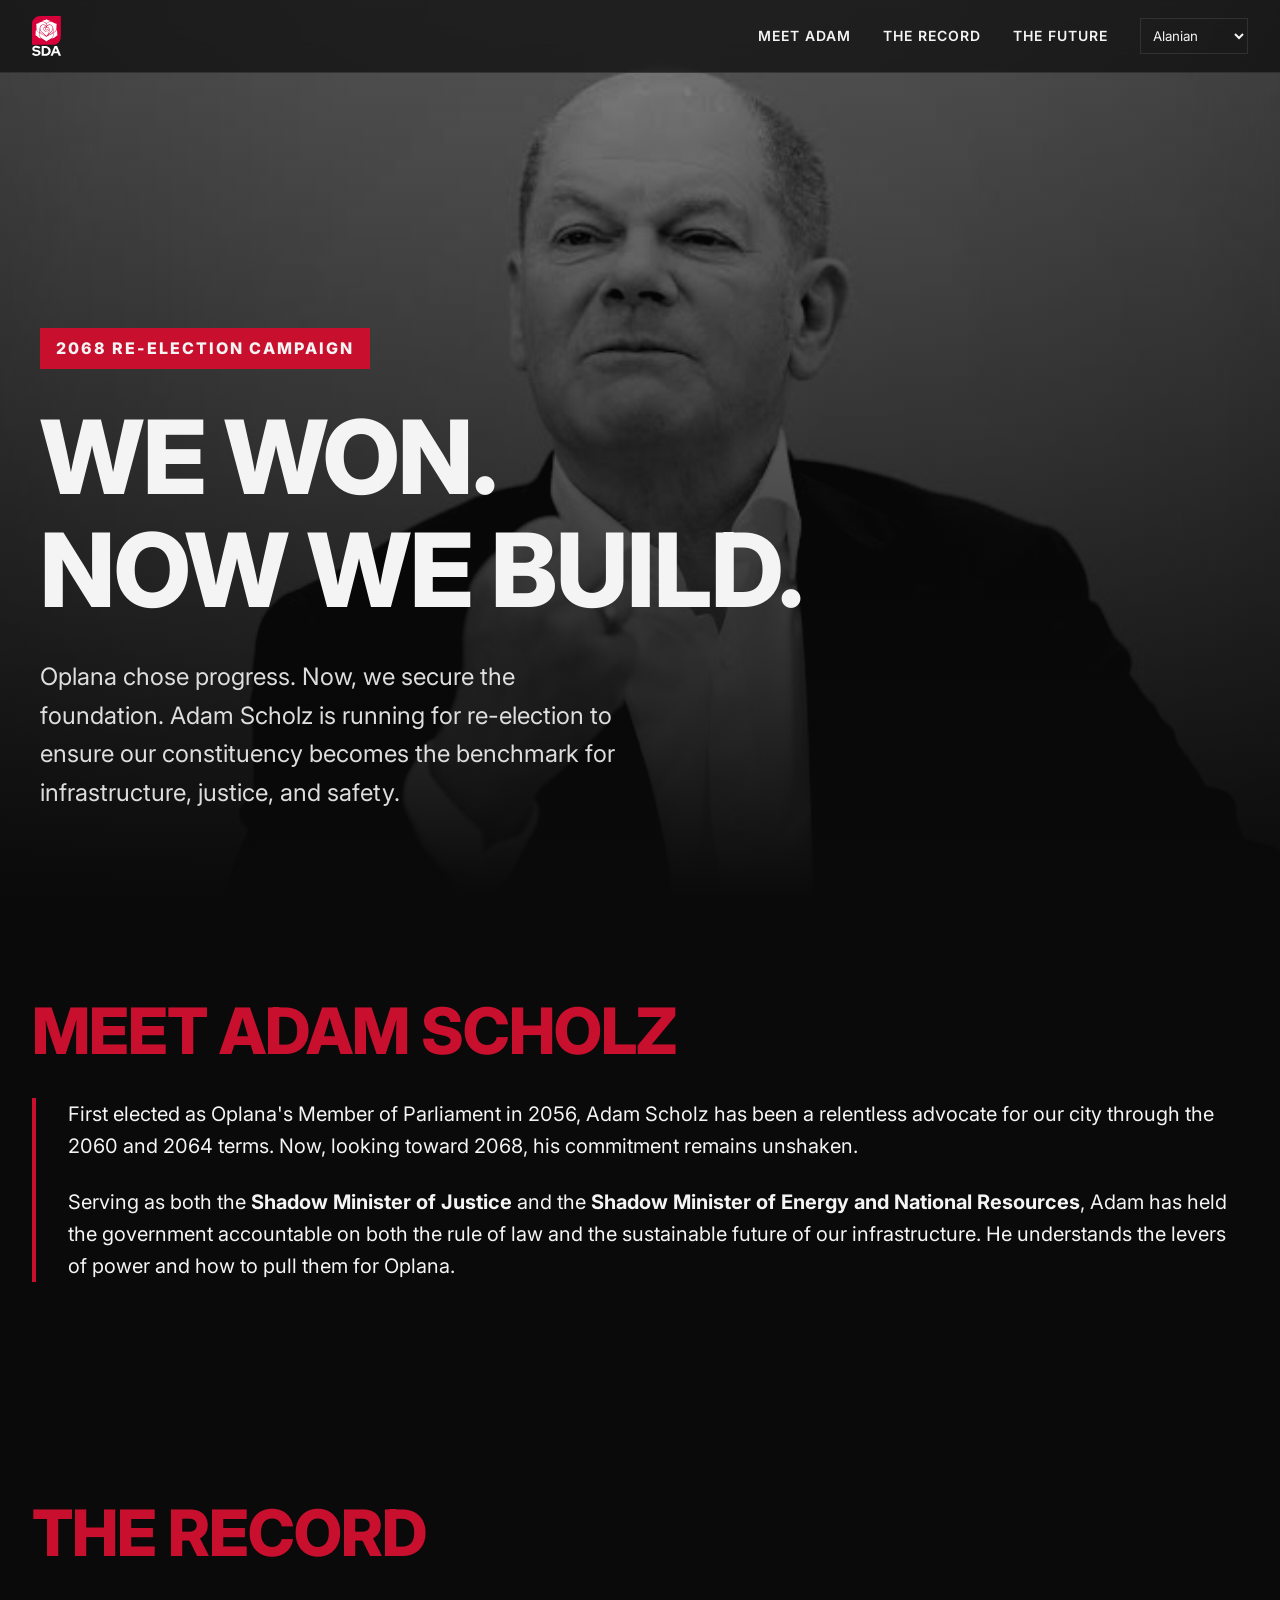
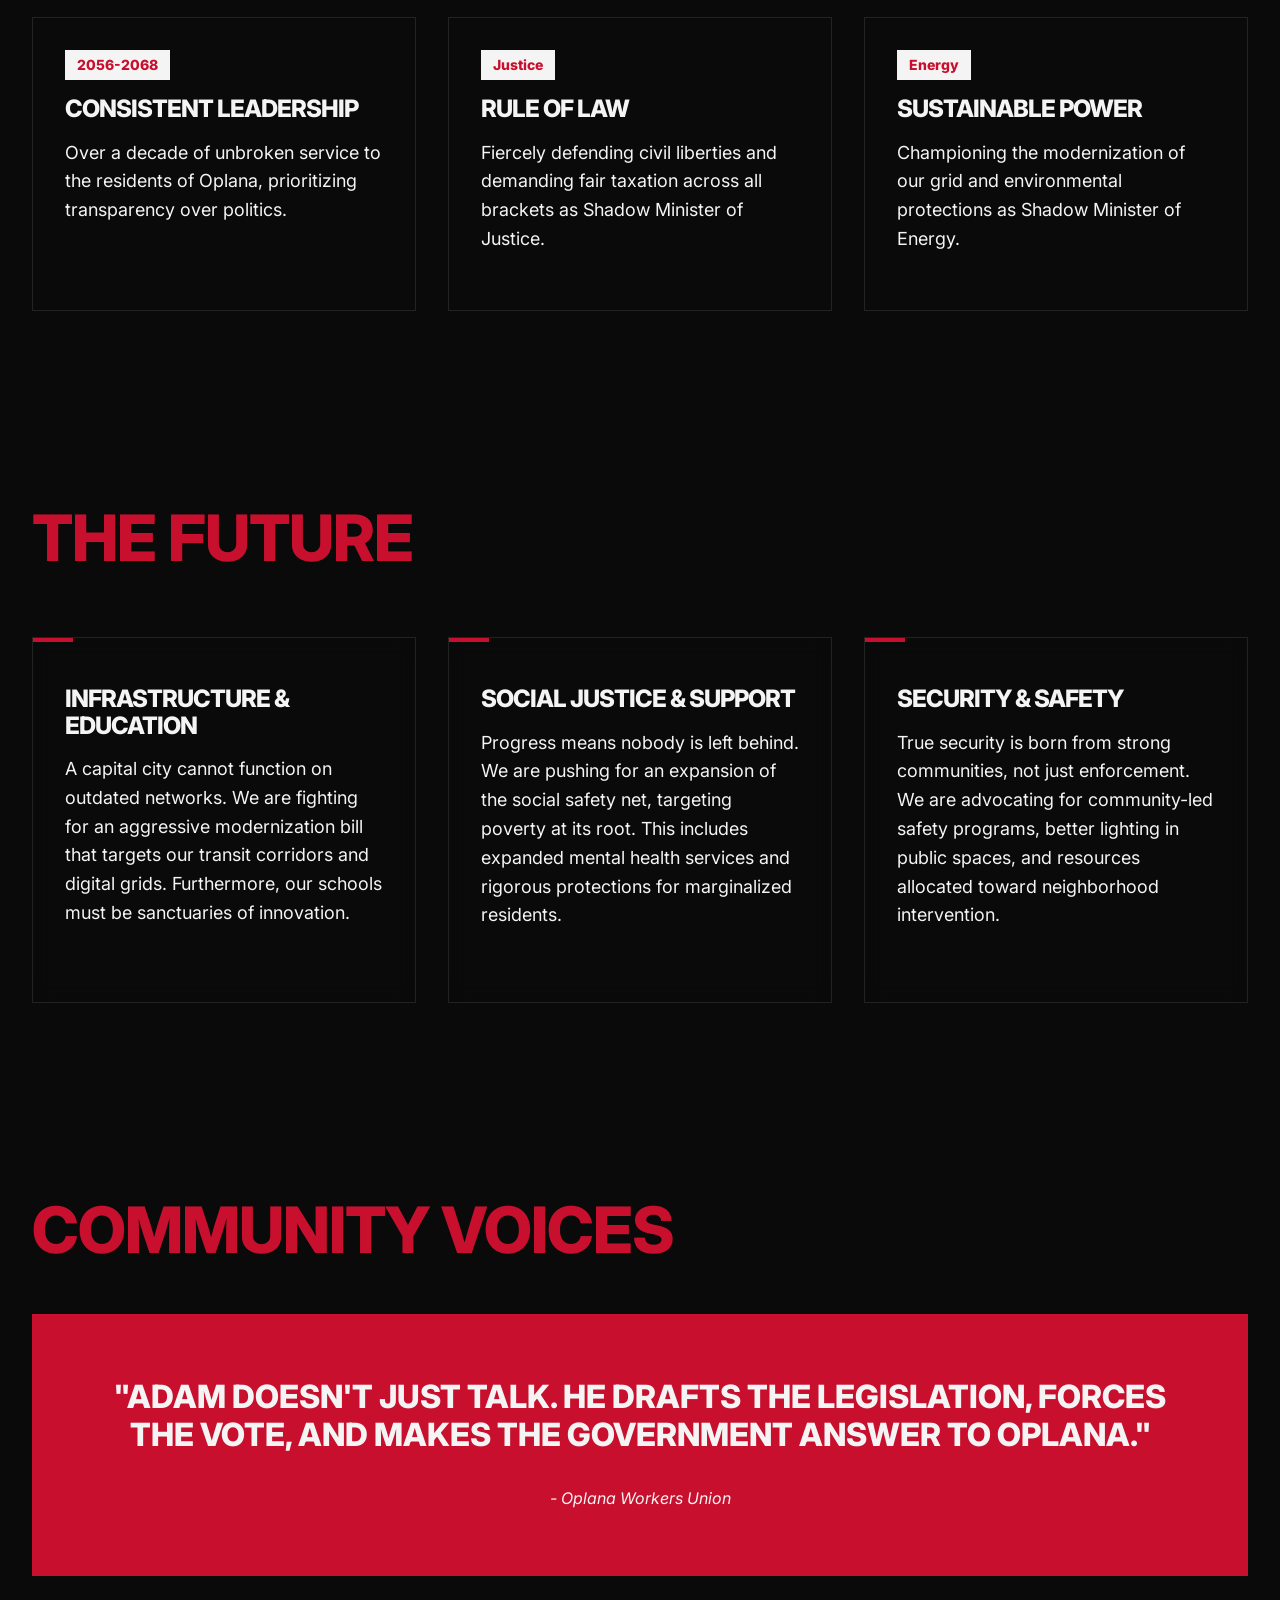
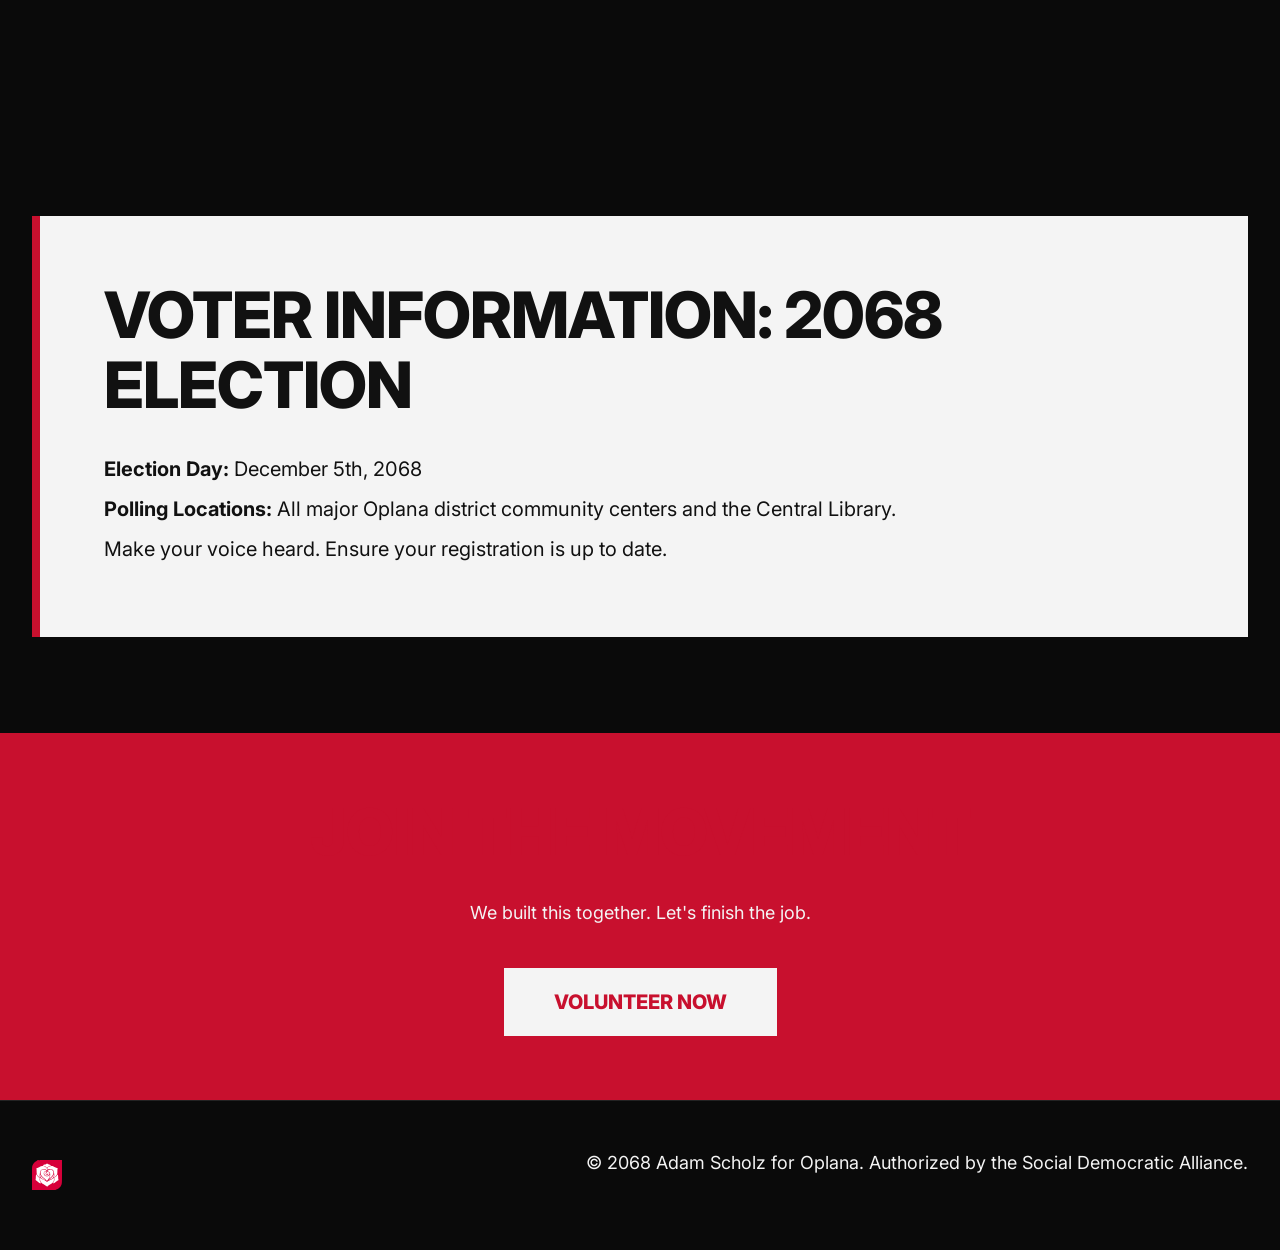
<file: index.html>
<!DOCTYPE html>
<html lang="en">
<head>
    <meta charset="UTF-8">
    <meta name="viewport" content="width=device-width, initial-scale=1.0">
    <title>Adam Scholz for Oplana | Re-Election</title>
    <meta name="description" content="Re-election campaign website for Adam Scholz, Social Democratic Alliance candidate for Oplana.">
    <link rel="preconnect" href="https://fonts.googleapis.com">
    <link rel="preconnect" href="https://fonts.gstatic.com" crossorigin>
    <link href="https://fonts.googleapis.com/css2?family=Inter:wght@400;600;800&display=swap" rel="stylesheet">
    <link rel="stylesheet" href="./styles.css?v=2">
</head>
<body>
    <nav class="navbar">
        <div class="nav-brand">
            <img src="./assets/SDAlogo-white.svg" alt="SDA Logo" class="nav-logo" onerror="this.src='./assets/SDAlogo.svg'">
        </div>
        <ul class="nav-links">
            <li><a href="#about">Meet Adam</a></li>
            <li><a href="#record">The Record</a></li>
            <li><a href="#platform">The Future</a></li>
            <li>
                <select class="lang-select" aria-label="Select Language" onchange="location = this.value;">
                    <option value="index.html" selected>Alanian</option>
                    <option value="index-es.html">Alcamerian</option>
                    <option value="index-fr.html">Gallic</option>
                </select>
            </li>
        </ul>
    </nav>

    <header class="hero">
        <img src="./assets/scholz.jpeg" alt="Adam Scholz Background" class="hero-bg">
        <div class="hero-overlay"></div>
        <div class="hero-content fade-in-up">
            <div class="hero-badge">2068 Re-Election Campaign</div>
            <h1 class="hero-title">We Won.<br>Now We Build.</h1>
            <p style="max-width: 600px; font-size: 1.5rem; opacity: 0.9;">
                Oplana chose progress. Now, we secure the foundation. Adam Scholz is running for re-election to ensure our constituency becomes the benchmark for infrastructure, justice, and safety.
            </p>
        </div>
    </header>

    <main>
        <section id="about" class="section-container">
            <div class="fade-in-up">
                <h2>Meet Adam Scholz</h2>
                <div class="about-content">
                    <p style="font-size: 1.25rem;">
                        First elected as Oplana's Member of Parliament in 2056, Adam Scholz has been a relentless advocate for our city through the 2060 and 2064 terms. Now, looking toward 2068, his commitment remains unshaken.
                    </p>
                    <p style="font-size: 1.25rem;">
                        Serving as both the <strong>Shadow Minister of Justice</strong> and the <strong>Shadow Minister of Energy and National Resources</strong>, Adam has held the government accountable on both the rule of law and the sustainable future of our infrastructure. He understands the levers of power and how to pull them for Oplana.
                    </p>
                </div>
            </div>
        </section>

        <section id="record" class="section-container">
            <div class="fade-in-up">
                <h2>The Record</h2>
                <div class="record-grid">
                    <div class="record-item">
                        <span class="record-badge">2056-2068</span>
                        <h3>Consistent Leadership</h3>
                        <p>Over a decade of unbroken service to the residents of Oplana, prioritizing transparency over politics.</p>
                    </div>
                    <div class="record-item">
                        <span class="record-badge">Justice</span>
                        <h3>Rule of Law</h3>
                        <p>Fiercely defending civil liberties and demanding fair taxation across all brackets as Shadow Minister of Justice.</p>
                    </div>
                    <div class="record-item">
                        <span class="record-badge">Energy</span>
                        <h3>Sustainable Power</h3>
                        <p>Championing the modernization of our grid and environmental protections as Shadow Minister of Energy.</p>
                    </div>
                </div>
            </div>
        </section>

        <section id="platform" class="section-container">
            <div class="fade-in-up">
                <h2>The Future</h2>
            </div>
            
            <div class="platform-grid">
                <article class="platform-card fade-in-up">
                    <h3>Infrastructure & Education</h3>
                    <p>
                        A capital city cannot function on outdated networks. We are fighting for an aggressive modernization bill that targets our transit corridors and digital grids. Furthermore, our schools must be sanctuaries of innovation.
                    </p>
                </article>

                <article class="platform-card fade-in-up">
                    <h3>Social Justice & Support</h3>
                    <p>
                        Progress means nobody is left behind. We are pushing for an expansion of the social safety net, targeting poverty at its root. This includes expanded mental health services and rigorous protections for marginalized residents.
                    </p>
                </article>

                <article class="platform-card fade-in-up">
                    <h3>Security & Safety</h3>
                    <p>
                        True security is born from strong communities, not just enforcement. We are advocating for community-led safety programs, better lighting in public spaces, and resources allocated toward neighborhood intervention.
                    </p>
                </article>
            </div>
        </section>

        <section id="endorsements" class="section-container">
            <div class="fade-in-up">
                <h2>Community Voices</h2>
                <div class="endorsement-card">
                    <blockquote>"Adam doesn't just talk. He drafts the legislation, forces the vote, and makes the government answer to Oplana."</blockquote>
                    <cite>- Oplana Workers Union</cite>
                </div>
            </div>
        </section>

        <section id="voter-info" class="section-container">
            <div class="fade-in-up voter-box">
                <h2>Voter Information: 2068 Election</h2>
                <div class="voter-details">
                    <p><strong>Election Day:</strong> December 5th, 2068</p>
                    <p><strong>Polling Locations:</strong> All major Oplana district community centers and the Central Library.</p>
                    <p>Make your voice heard. Ensure your registration is up to date.</p>
                </div>
            </div>
        </section>

        <section class="cta-section fade-in-up">
            <h2>Join the Movement</h2>
            <p>We built this together. Let's finish the job.</p>
            <a href="#" class="cta-button">Volunteer Now</a>
        </section>
    </main>

    <footer>
        <img src="./assets/SDAsmall.svg" alt="SDA Small Logo" class="footer-logo">
        <p>&copy; 2068 Adam Scholz for Oplana. Authorized by the Social Democratic Alliance.</p>
    </footer>

    <script src="./script.js"></script>
</body>
</html>
</file>
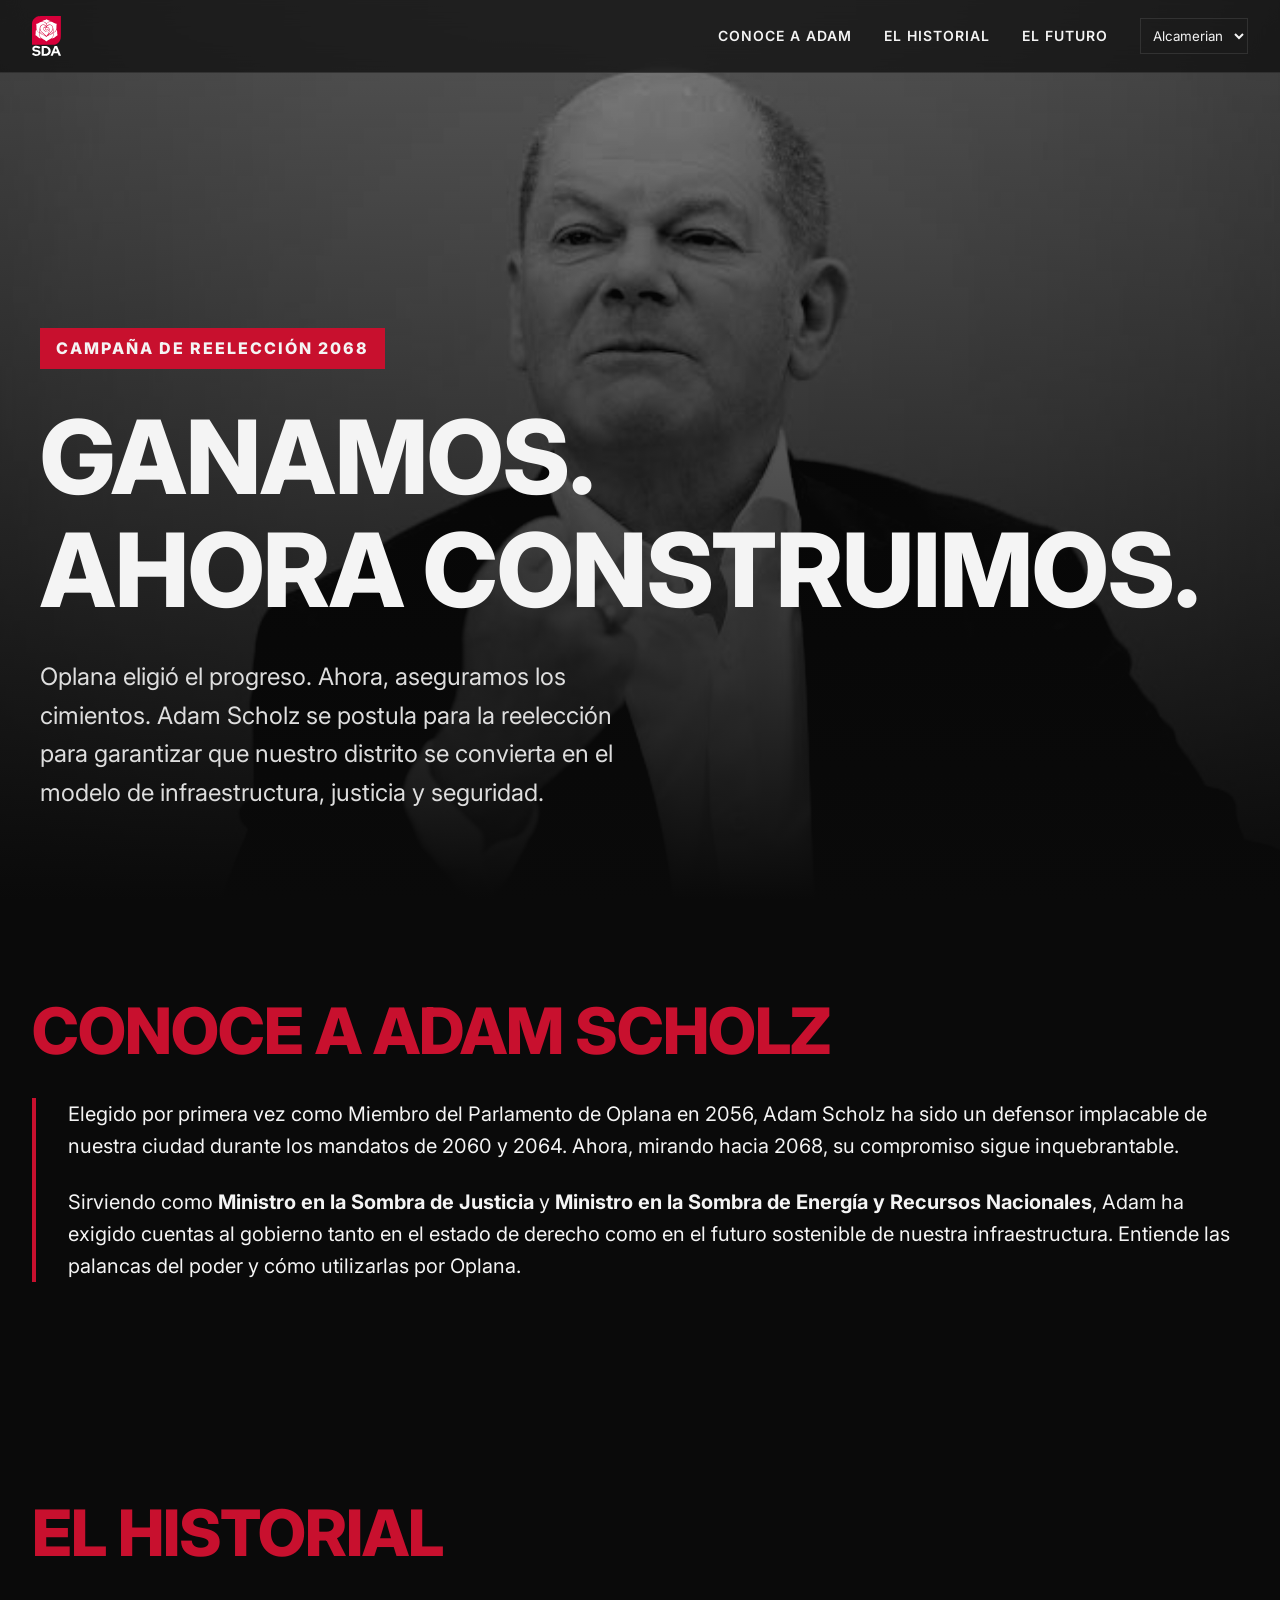
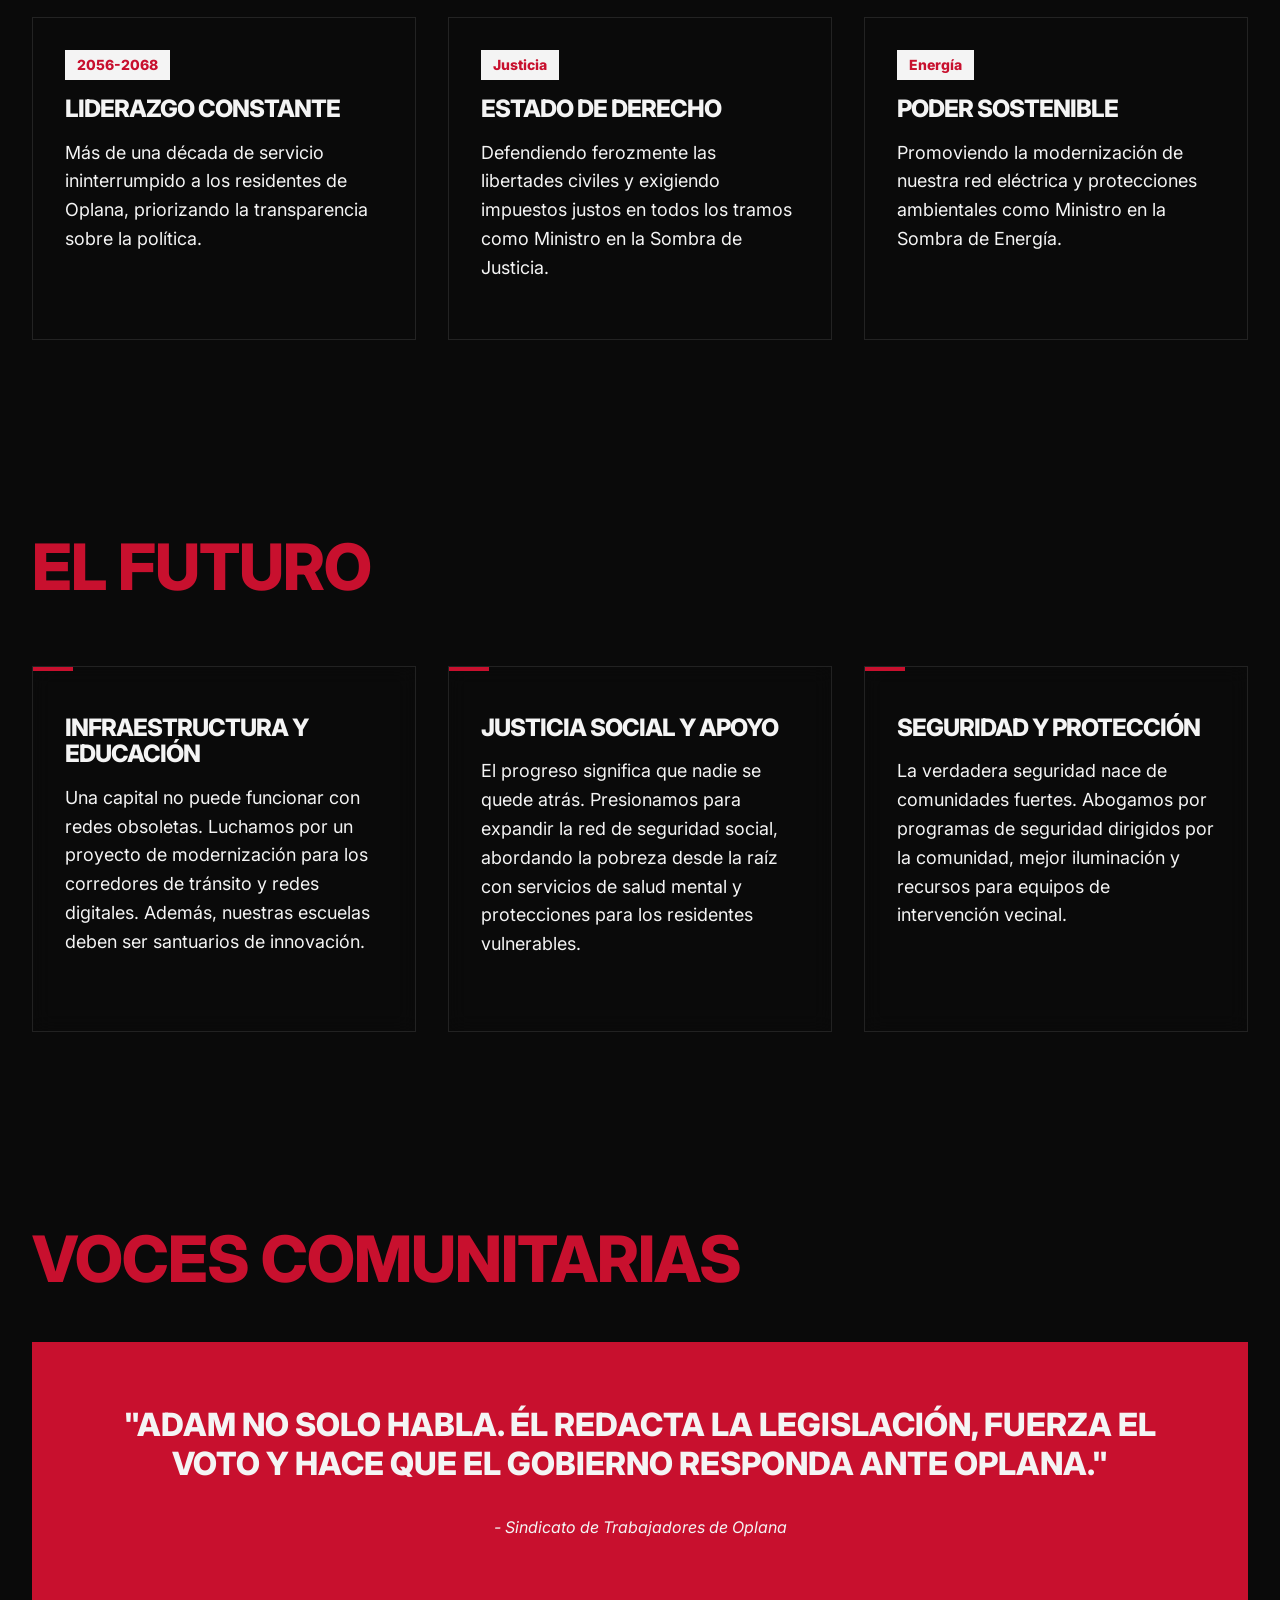
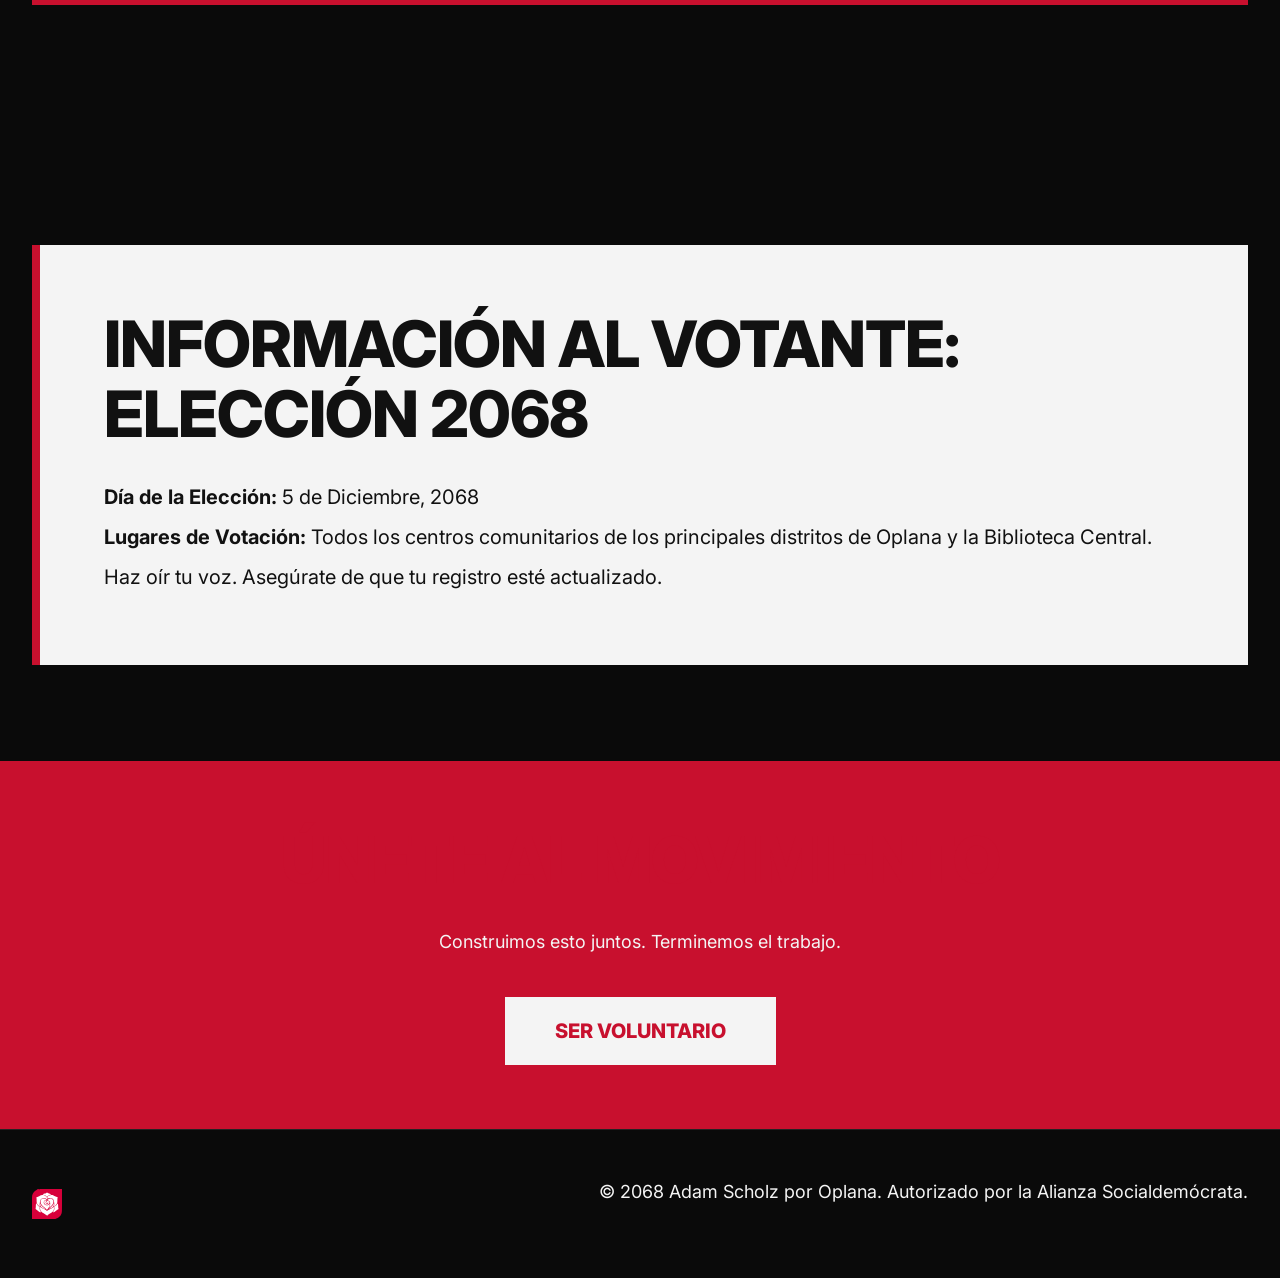
<file: index-es.html>
<!DOCTYPE html>
<html lang="es">
<head>
    <meta charset="UTF-8">
    <meta name="viewport" content="width=device-width, initial-scale=1.0">
    <title>Adam Scholz por Oplana | Reelección</title>
    <meta name="description" content="Sitio web de la campaña de reelección de Adam Scholz, candidato de la Alianza Socialdemócrata por Oplana.">
    <link rel="preconnect" href="https://fonts.googleapis.com">
    <link rel="preconnect" href="https://fonts.gstatic.com" crossorigin>
    <link href="https://fonts.googleapis.com/css2?family=Inter:wght@400;600;800&display=swap" rel="stylesheet">
    <link rel="stylesheet" href="./styles.css?v=2">
</head>
<body>
    <nav class="navbar">
        <div class="nav-brand">
            <img src="./assets/SDAlogo-white.svg" alt="Logo SDA" class="nav-logo" onerror="this.src='./assets/SDAlogo.svg'">
        </div>
        <ul class="nav-links">
            <li><a href="#about">Conoce a Adam</a></li>
            <li><a href="#record">El Historial</a></li>
            <li><a href="#platform">El Futuro</a></li>
            <li>
                <select class="lang-select" aria-label="Select Language" onchange="location = this.value;">
                    <option value="index.html">Alanian</option>
                    <option value="index-es.html" selected>Alcamerian</option>
                    <option value="index-fr.html">Gallic</option>
                </select>
            </li>
        </ul>
    </nav>

    <header class="hero">
        <img src="./assets/scholz.jpeg" alt="Fondo Adam Scholz" class="hero-bg">
        <div class="hero-overlay"></div>
        <div class="hero-content fade-in-up">
            <div class="hero-badge">Campaña de Reelección 2068</div>
            <h1 class="hero-title">Ganamos.<br>Ahora Construimos.</h1>
            <p style="max-width: 600px; font-size: 1.5rem; opacity: 0.9;">
                Oplana eligió el progreso. Ahora, aseguramos los cimientos. Adam Scholz se postula para la reelección para garantizar que nuestro distrito se convierta en el modelo de infraestructura, justicia y seguridad.
            </p>
        </div>
    </header>

    <main>
        <section id="about" class="section-container">
            <div class="fade-in-up">
                <h2>Conoce a Adam Scholz</h2>
                <div class="about-content">
                    <p style="font-size: 1.25rem;">
                        Elegido por primera vez como Miembro del Parlamento de Oplana en 2056, Adam Scholz ha sido un defensor implacable de nuestra ciudad durante los mandatos de 2060 y 2064. Ahora, mirando hacia 2068, su compromiso sigue inquebrantable.
                    </p>
                    <p style="font-size: 1.25rem;">
                        Sirviendo como <strong>Ministro en la Sombra de Justicia</strong> y <strong>Ministro en la Sombra de Energía y Recursos Nacionales</strong>, Adam ha exigido cuentas al gobierno tanto en el estado de derecho como en el futuro sostenible de nuestra infraestructura. Entiende las palancas del poder y cómo utilizarlas por Oplana.
                    </p>
                </div>
            </div>
        </section>

        <section id="record" class="section-container">
            <div class="fade-in-up">
                <h2>El Historial</h2>
                <div class="record-grid">
                    <div class="record-item">
                        <span class="record-badge">2056-2068</span>
                        <h3>Liderazgo Constante</h3>
                        <p>Más de una década de servicio ininterrumpido a los residentes de Oplana, priorizando la transparencia sobre la política.</p>
                    </div>
                    <div class="record-item">
                        <span class="record-badge">Justicia</span>
                        <h3>Estado de Derecho</h3>
                        <p>Defendiendo ferozmente las libertades civiles y exigiendo impuestos justos en todos los tramos como Ministro en la Sombra de Justicia.</p>
                    </div>
                    <div class="record-item">
                        <span class="record-badge">Energía</span>
                        <h3>Poder Sostenible</h3>
                        <p>Promoviendo la modernización de nuestra red eléctrica y protecciones ambientales como Ministro en la Sombra de Energía.</p>
                    </div>
                </div>
            </div>
        </section>

        <section id="platform" class="section-container">
            <div class="fade-in-up">
                <h2>El Futuro</h2>
            </div>
            
            <div class="platform-grid">
                <article class="platform-card fade-in-up">
                    <h3>Infraestructura y Educación</h3>
                    <p>
                        Una capital no puede funcionar con redes obsoletas. Luchamos por un proyecto de modernización para los corredores de tránsito y redes digitales. Además, nuestras escuelas deben ser santuarios de innovación.
                    </p>
                </article>

                <article class="platform-card fade-in-up">
                    <h3>Justicia Social y Apoyo</h3>
                    <p>
                        El progreso significa que nadie se quede atrás. Presionamos para expandir la red de seguridad social, abordando la pobreza desde la raíz con servicios de salud mental y protecciones para los residentes vulnerables.
                    </p>
                </article>

                <article class="platform-card fade-in-up">
                    <h3>Seguridad y Protección</h3>
                    <p>
                        La verdadera seguridad nace de comunidades fuertes. Abogamos por programas de seguridad dirigidos por la comunidad, mejor iluminación y recursos para equipos de intervención vecinal.
                    </p>
                </article>
            </div>
        </section>

        <section id="endorsements" class="section-container">
            <div class="fade-in-up">
                <h2>Voces Comunitarias</h2>
                <div class="endorsement-card">
                    <blockquote>"Adam no solo habla. Él redacta la legislación, fuerza el voto y hace que el gobierno responda ante Oplana."</blockquote>
                    <cite>- Sindicato de Trabajadores de Oplana</cite>
                </div>
            </div>
        </section>

        <section id="voter-info" class="section-container">
            <div class="fade-in-up voter-box">
                <h2>Información al Votante: Elección 2068</h2>
                <div class="voter-details">
                    <p><strong>Día de la Elección:</strong> 5 de Diciembre, 2068</p>
                    <p><strong>Lugares de Votación:</strong> Todos los centros comunitarios de los principales distritos de Oplana y la Biblioteca Central.</p>
                    <p>Haz oír tu voz. Asegúrate de que tu registro esté actualizado.</p>
                </div>
            </div>
        </section>

        <section class="cta-section fade-in-up">
            <h2>Únete al Movimiento</h2>
            <p>Construimos esto juntos. Terminemos el trabajo.</p>
            <a href="#" class="cta-button">Ser Voluntario</a>
        </section>
    </main>

    <footer>
        <img src="./assets/SDAsmall.svg" alt="Logo Pequeño SDA" class="footer-logo">
        <p>&copy; 2068 Adam Scholz por Oplana. Autorizado por la Alianza Socialdemócrata.</p>
    </footer>

    <script src="./script.js"></script>
</body>
</html>
</file>
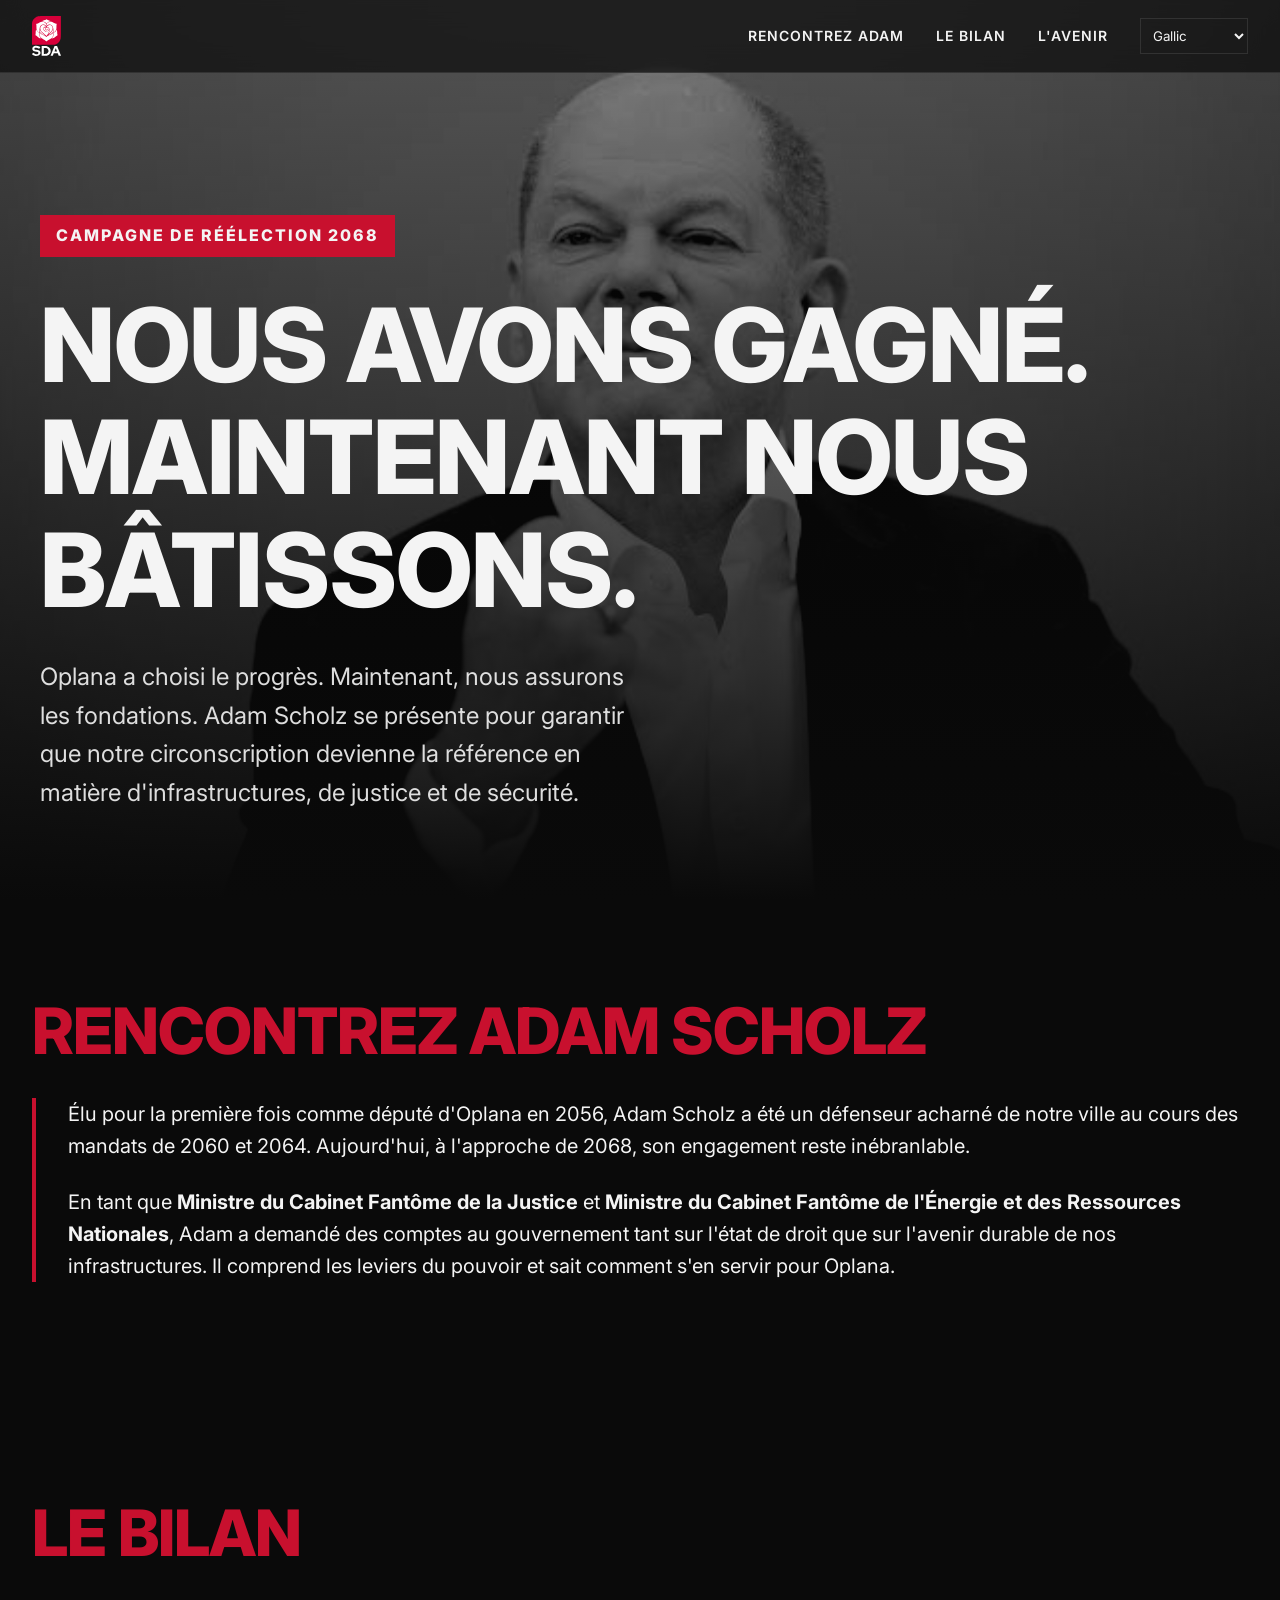
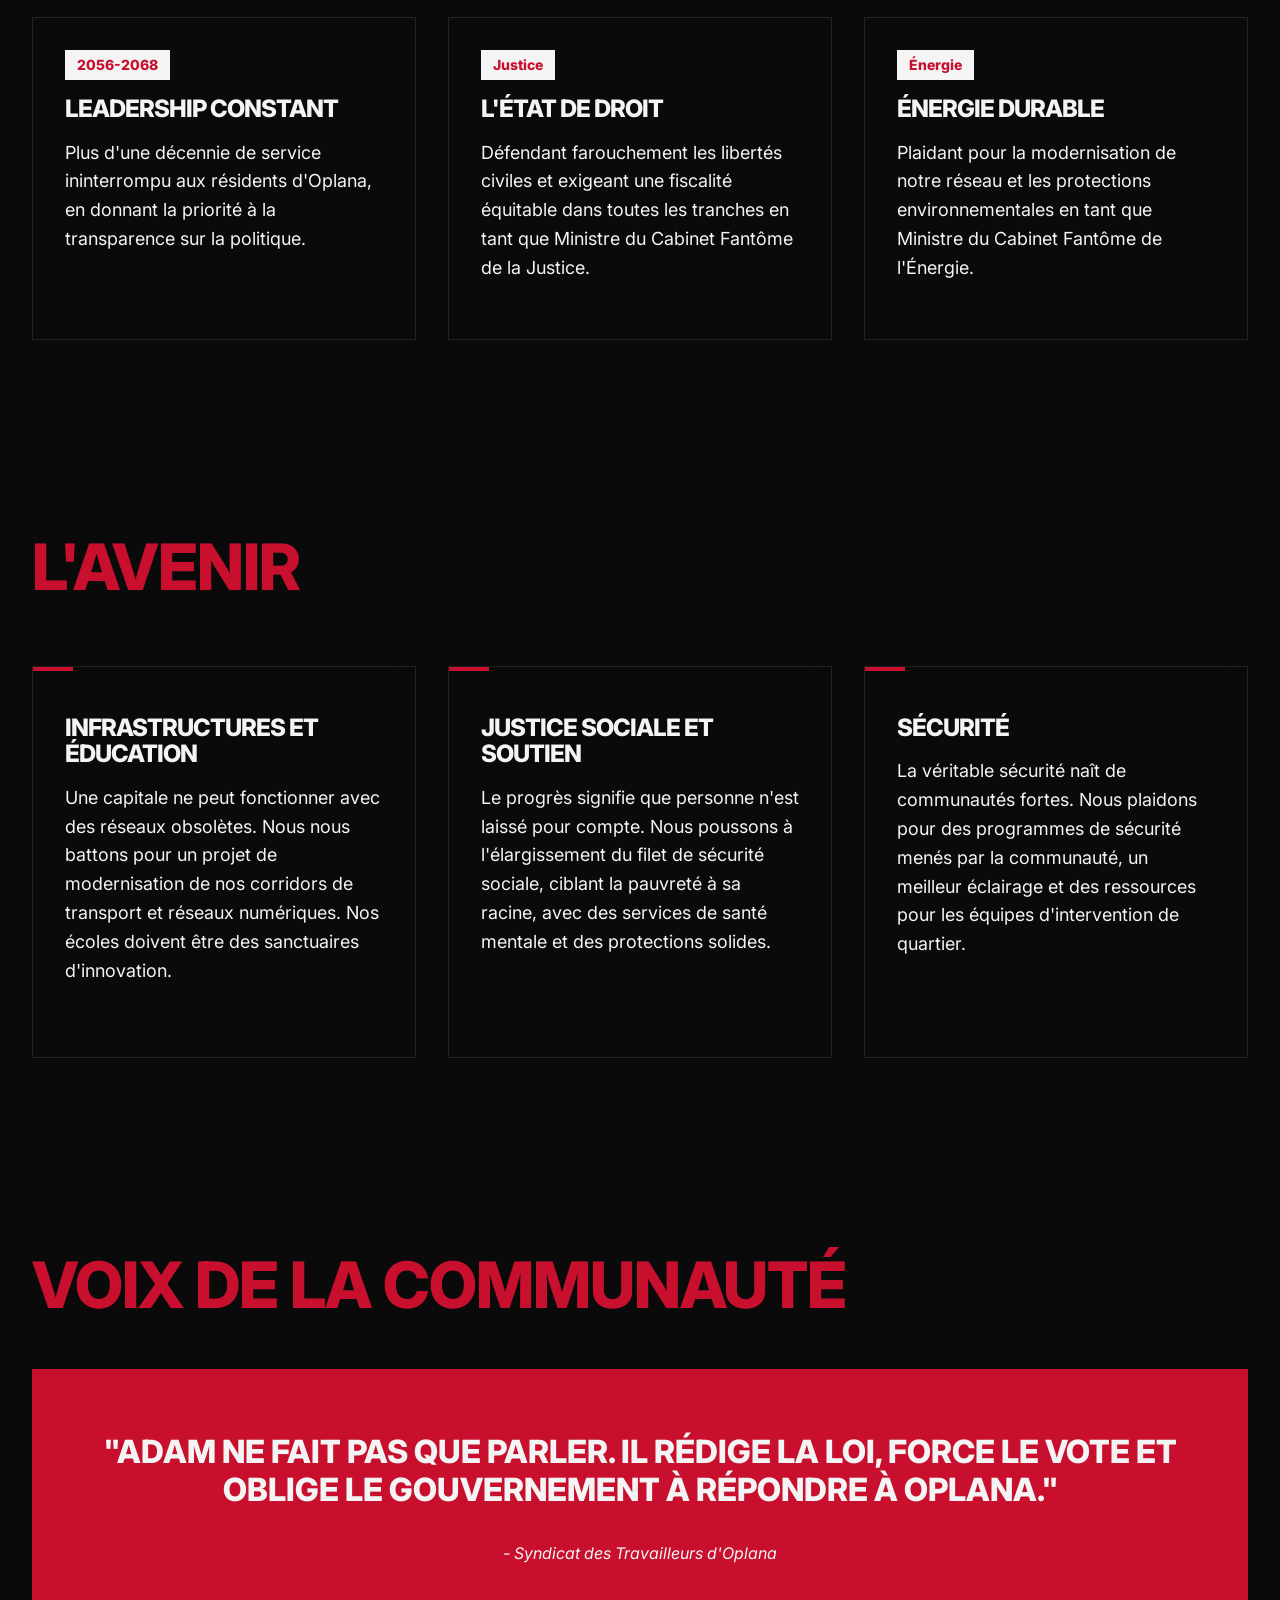
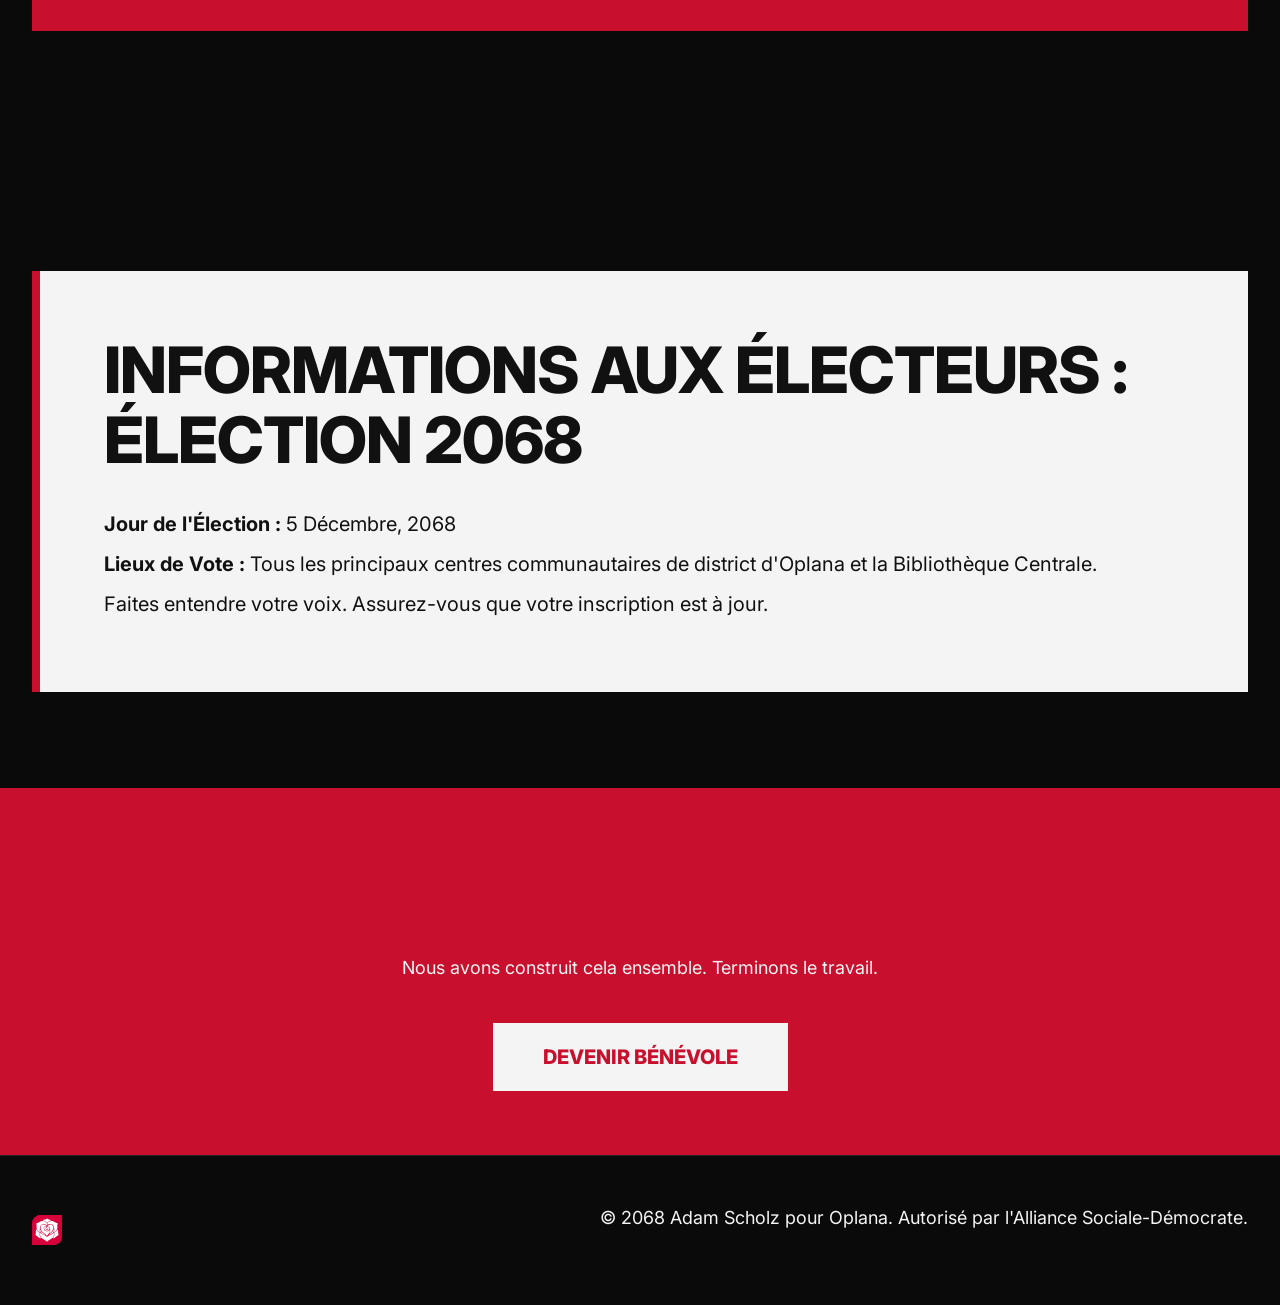
<file: index-fr.html>
<!DOCTYPE html>
<html lang="fr">
<head>
    <meta charset="UTF-8">
    <meta name="viewport" content="width=device-width, initial-scale=1.0">
    <title>Adam Scholz pour Oplana | Réélection</title>
    <meta name="description" content="Site de la campagne de réélection d'Adam Scholz, candidat de l'Alliance Sociale-Démocrate pour Oplana.">
    <link rel="preconnect" href="https://fonts.googleapis.com">
    <link rel="preconnect" href="https://fonts.gstatic.com" crossorigin>
    <link href="https://fonts.googleapis.com/css2?family=Inter:wght@400;600;800&display=swap" rel="stylesheet">
    <link rel="stylesheet" href="./styles.css?v=2">
</head>
<body>
    <nav class="navbar">
        <div class="nav-brand">
            <img src="./assets/SDAlogo-white.svg" alt="Logo SDA" class="nav-logo" onerror="this.src='./assets/SDAlogo.svg'">
        </div>
        <ul class="nav-links">
            <li><a href="#about">Rencontrez Adam</a></li>
            <li><a href="#record">Le Bilan</a></li>
            <li><a href="#platform">L'Avenir</a></li>
            <li>
                <select class="lang-select" aria-label="Select Language" onchange="location = this.value;">
                    <option value="index.html">Alanian</option>
                    <option value="index-es.html">Alcamerian</option>
                    <option value="index-fr.html" selected>Gallic</option>
                </select>
            </li>
        </ul>
    </nav>

    <header class="hero">
        <img src="./assets/scholz.jpeg" alt="Fond Adam Scholz" class="hero-bg">
        <div class="hero-overlay"></div>
        <div class="hero-content fade-in-up">
            <div class="hero-badge">Campagne de Réélection 2068</div>
            <h1 class="hero-title">Nous Avons Gagné.<br>Maintenant Nous Bâtissons.</h1>
            <p style="max-width: 600px; font-size: 1.5rem; opacity: 0.9;">
                Oplana a choisi le progrès. Maintenant, nous assurons les fondations. Adam Scholz se présente pour garantir que notre circonscription devienne la référence en matière d'infrastructures, de justice et de sécurité.
            </p>
        </div>
    </header>

    <main>
        <section id="about" class="section-container">
            <div class="fade-in-up">
                <h2>Rencontrez Adam Scholz</h2>
                <div class="about-content">
                    <p style="font-size: 1.25rem;">
                        Élu pour la première fois comme député d'Oplana en 2056, Adam Scholz a été un défenseur acharné de notre ville au cours des mandats de 2060 et 2064. Aujourd'hui, à l'approche de 2068, son engagement reste inébranlable.
                    </p>
                    <p style="font-size: 1.25rem;">
                        En tant que <strong>Ministre du Cabinet Fantôme de la Justice</strong> et <strong>Ministre du Cabinet Fantôme de l'Énergie et des Ressources Nationales</strong>, Adam a demandé des comptes au gouvernement tant sur l'état de droit que sur l'avenir durable de nos infrastructures. Il comprend les leviers du pouvoir et sait comment s'en servir pour Oplana.
                    </p>
                </div>
            </div>
        </section>

        <section id="record" class="section-container">
            <div class="fade-in-up">
                <h2>Le Bilan</h2>
                <div class="record-grid">
                    <div class="record-item">
                        <span class="record-badge">2056-2068</span>
                        <h3>Leadership Constant</h3>
                        <p>Plus d'une décennie de service ininterrompu aux résidents d'Oplana, en donnant la priorité à la transparence sur la politique.</p>
                    </div>
                    <div class="record-item">
                        <span class="record-badge">Justice</span>
                        <h3>L'État de Droit</h3>
                        <p>Défendant farouchement les libertés civiles et exigeant une fiscalité équitable dans toutes les tranches en tant que Ministre du Cabinet Fantôme de la Justice.</p>
                    </div>
                    <div class="record-item">
                        <span class="record-badge">Énergie</span>
                        <h3>Énergie Durable</h3>
                        <p>Plaidant pour la modernisation de notre réseau et les protections environnementales en tant que Ministre du Cabinet Fantôme de l'Énergie.</p>
                    </div>
                </div>
            </div>
        </section>

        <section id="platform" class="section-container">
            <div class="fade-in-up">
                <h2>L'Avenir</h2>
            </div>
            
            <div class="platform-grid">
                <article class="platform-card fade-in-up">
                    <h3>Infrastructures et Éducation</h3>
                    <p>
                        Une capitale ne peut fonctionner avec des réseaux obsolètes. Nous nous battons pour un projet de modernisation de nos corridors de transport et réseaux numériques. Nos écoles doivent être des sanctuaires d'innovation.
                    </p>
                </article>

                <article class="platform-card fade-in-up">
                    <h3>Justice Sociale et Soutien</h3>
                    <p>
                        Le progrès signifie que personne n'est laissé pour compte. Nous poussons à l'élargissement du filet de sécurité sociale, ciblant la pauvreté à sa racine, avec des services de santé mentale et des protections solides.
                    </p>
                </article>

                <article class="platform-card fade-in-up">
                    <h3>Sécurité</h3>
                    <p>
                        La véritable sécurité naît de communautés fortes. Nous plaidons pour des programmes de sécurité menés par la communauté, un meilleur éclairage et des ressources pour les équipes d'intervention de quartier.
                    </p>
                </article>
            </div>
        </section>

        <section id="endorsements" class="section-container">
            <div class="fade-in-up">
                <h2>Voix de la Communauté</h2>
                <div class="endorsement-card">
                    <blockquote>"Adam ne fait pas que parler. Il rédige la loi, force le vote et oblige le gouvernement à répondre à Oplana."</blockquote>
                    <cite>- Syndicat des Travailleurs d'Oplana</cite>
                </div>
            </div>
        </section>

        <section id="voter-info" class="section-container">
            <div class="fade-in-up voter-box">
                <h2>Informations aux Électeurs : Élection 2068</h2>
                <div class="voter-details">
                    <p><strong>Jour de l'Élection :</strong> 5 Décembre, 2068</p>
                    <p><strong>Lieux de Vote :</strong> Tous les principaux centres communautaires de district d'Oplana et la Bibliothèque Centrale.</p>
                    <p>Faites entendre votre voix. Assurez-vous que votre inscription est à jour.</p>
                </div>
            </div>
        </section>

        <section class="cta-section fade-in-up">
            <h2>Rejoignez le Mouvement</h2>
            <p>Nous avons construit cela ensemble. Terminons le travail.</p>
            <a href="#" class="cta-button">Devenir Bénévole</a>
        </section>
    </main>

    <footer>
        <img src="./assets/SDAsmall.svg" alt="Petit Logo SDA" class="footer-logo">
        <p>&copy; 2068 Adam Scholz pour Oplana. Autorisé par l'Alliance Sociale-Démocrate.</p>
    </footer>

    <script src="./script.js"></script>
</body>
</html>
</file>
<file: styles.css>
:root {
  --primary: #C8102E; /* Rose Red */
  --bg-dark: #0A0A0A;
  --bg-light: #F4F4F4;
  --text-dark: #111111;
  --text-light: #F4F4F4;
  --glass-bg: rgba(10, 10, 10, 0.7);
  --glass-border: rgba(255, 255, 255, 0.1);
  --sharp-border: 2px solid var(--primary);
}

* {
  margin: 0;
  padding: 0;
  box-sizing: border-box;
}

body {
  font-family: 'Inter', sans-serif;
  background-color: var(--bg-dark);
  color: var(--text-light);
  line-height: 1.6;
  overflow-x: hidden;
}

/* Typography */
h1, h2, h3, h4 {
  font-weight: 800;
  text-transform: uppercase;
  letter-spacing: -1px;
  line-height: 1.1;
}

h1 {
  font-size: clamp(3rem, 8vw, 8rem);
  color: var(--text-light);
}

h2 {
  font-size: clamp(2rem, 5vw, 4.5rem);
  margin-bottom: 2rem;
  color: var(--primary);
}

h3 {
  font-size: 1.5rem;
  margin-bottom: 1rem;
}

p {
  font-size: 1.125rem;
  margin-bottom: 1.5rem;
}

/* Navbar */
.navbar {
  position: fixed;
  top: 0;
  width: 100%;
  padding: 1rem 2rem;
  background: var(--glass-bg);
  backdrop-filter: blur(12px);
  border-bottom: 1px solid var(--glass-border);
  z-index: 100;
  display: flex;
  justify-content: space-between;
  align-items: center;
}

.nav-brand {
  display: flex;
  align-items: center;
  gap: 1rem;
}

.nav-logo {
  height: 40px;
}

.nav-links {
  list-style: none;
  display: flex;
  gap: 2rem;
  align-items: center;
}

.nav-links a {
  color: var(--text-light);
  text-decoration: none;
  font-weight: 600;
  text-transform: uppercase;
  font-size: 0.875rem;
  letter-spacing: 1px;
  position: relative;
}

.nav-links a::after {
  content: '';
  position: absolute;
  bottom: -4px;
  left: 0;
  width: 0%;
  height: 2px;
  background: var(--primary);
  transition: width 0.3s ease;
}

.nav-links a:hover::after {
  width: 100%;
}

.lang-select {
  background: transparent;
  color: var(--text-light);
  border: 1px solid var(--glass-border);
  padding: 0.5rem;
  font-family: 'Inter', sans-serif;
  border-radius: 0; /* Sharp corners */
  outline: none;
}
.lang-select option {
  background: var(--bg-dark);
  color: var(--text-light);
}

/* Hero Section */
.hero {
  min-height: 100vh;
  display: grid;
  grid-template-columns: 1fr;
  align-items: end;
  padding: 8rem 2rem 4rem;
  position: relative;
}

.hero-bg {
  position: absolute;
  top: 0;
  left: 0;
  width: 100%;
  height: 100%;
  object-fit: cover;
  object-position: top;
  z-index: -2;
  opacity: 0.6;
  filter: grayscale(100%) contrast(1.2);
}

.hero-overlay {
  position: absolute;
  top: 0;
  left: 0;
  width: 100%;
  height: 100%;
  background: linear-gradient(to top, var(--bg-dark) 0%, transparent 100%);
  z-index: -1;
}

.hero-content {
  max-width: 1200px;
  margin: 0 auto;
  width: 100%;
  display: grid;
  grid-template-columns: 1fr;
  gap: 2rem;
}

.hero-badge {
  display: inline-block;
  background: var(--primary);
  color: var(--text-light);
  padding: 0.5rem 1rem;
  font-weight: 800;
  text-transform: uppercase;
  font-size: 1rem;
  letter-spacing: 2px;
  width: fit-content;
  border-radius: 0;
}

/* Layout Blocks */
.section-container {
  max-width: 1400px;
  margin: 0 auto;
  padding: 6rem 2rem;
}

/* Grid Layout for Platform */
.platform-grid {
  display: grid;
  grid-template-columns: repeat(auto-fit, minmax(300px, 1fr));
  gap: 2rem;
  margin-top: 4rem;
}

.platform-card {
  background: var(--glass-bg);
  border: 1px solid var(--glass-border);
  padding: 3rem 2rem;
  backdrop-filter: blur(10px);
  position: relative;
  transition: transform 0.3s ease, border-color 0.3s ease;
}

.platform-card:hover {
  transform: translateY(-5px);
  border-color: var(--primary);
}

.platform-card::before {
  content: '';
  position: absolute;
  top: 0;
  left: 0;
  width: 40px;
  height: 4px;
  background: var(--primary);
}

/* Call to Action */
.cta-section {
  background: var(--primary);
  color: var(--text-light);
  padding: 4rem 2rem;
  text-align: center;
}

.cta-button {
  display: inline-block;
  margin-top: 1rem;
  padding: 1rem 3rem;
  background: var(--text-light);
  color: var(--primary);
  font-size: 1.25rem;
  font-weight: 800;
  text-transform: uppercase;
  text-decoration: none;
  border: 2px solid var(--text-light);
  transition: all 0.3s ease;
  border-radius: 0;
}

.cta-button:hover {
  background: transparent;
  color: var(--text-light);
}

/* Animations */
.fade-in-up {
  opacity: 1;
  transform: translateY(0);
  transition: opacity 0.8s ease-out, transform 0.8s ease-out;
}

.fade-in-up.visible {
  opacity: 1;
  transform: translateY(0);
}

/* New Sections: About, Record, Endorsements, Voter Info */
.about-content {
  border-left: 4px solid var(--primary);
  padding-left: 2rem;
  margin-top: 2rem;
}

.record-grid {
  display: grid;
  grid-template-columns: repeat(auto-fit, minmax(250px, 1fr));
  gap: 2rem;
  margin-top: 3rem;
}

.record-item {
  background: var(--glass-bg);
  padding: 2rem;
  border: 1px solid var(--glass-border);
}

.record-badge {
  display: inline-block;
  background: var(--text-light);
  color: var(--primary);
  padding: 0.25rem 0.75rem;
  font-weight: 800;
  font-size: 0.875rem;
  margin-bottom: 1rem;
}

.endorsement-card {
  margin-top: 3rem;
  padding: 4rem;
  background: var(--primary);
  color: var(--text-light);
  text-align: center;
}

.endorsement-card blockquote {
  font-size: 2rem;
  font-weight: 800;
  line-height: 1.2;
  margin-bottom: 2rem;
  text-transform: uppercase;
}

.voter-box {
  background: var(--text-light);
  color: var(--text-dark);
  padding: 4rem;
  margin-top: 3rem;
  border-left: 8px solid var(--primary);
}

.voter-box h2 {
  color: var(--text-dark);
}

.voter-details p {
  font-size: 1.25rem;
  margin-bottom: 0.5rem;
}

/* Footer */
footer {
  padding: 3rem 2rem;
  border-top: 1px solid var(--glass-border);
  display: flex;
  justify-content: space-between;
  align-items: center;
}

footer img {
  height: 30px;
}

/* Responsive */
@media (max-width: 768px) {
  .nav-links {
    display: none; /* simple mobile fallback */
  }
}
</file>
